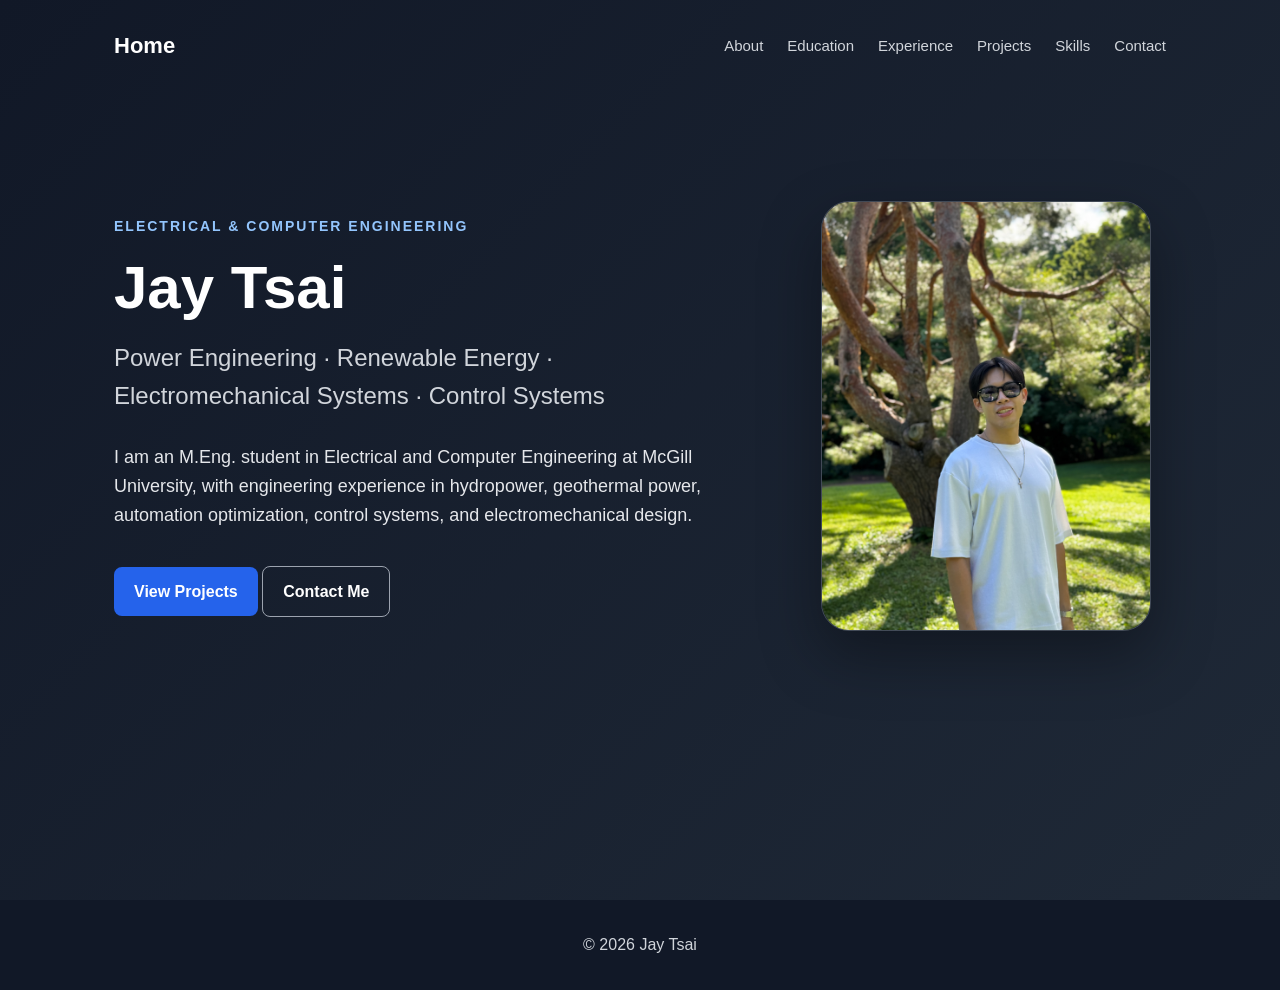
<file: index.html>
<!DOCTYPE html>
<html lang="en">
<head>
  <meta charset="UTF-8" />
  <meta name="viewport" content="width=device-width, initial-scale=1.0" />

  <title>Jay Tsai | Engineering Portfolio</title>

  <link rel="stylesheet" href="style.css" />
</head>

<body>
  <header class="hero interactive-hero">
    <div class="cursor-glow"></div>

    <nav class="navbar">
      <a href="index.html" class="logo">Home</a>

      <div class="nav-links">
        <a href="about.html">About</a>
        <a href="education.html">Education</a>
        <a href="experience.html">Experience</a>
        <a href="projects.html">Projects</a>
        <a href="skills.html">Skills</a>
        <a href="contact.html">Contact</a>
      </div>
    </nav>

    <div class="hero-content hero-layout">
      <div class="hero-text">
        <p class="tag">Electrical & Computer Engineering</p>

        <h1>Jay Tsai</h1>

        <h2>Power Engineering · Renewable Energy · Electromechanical Systems · Control Systems</h2>

        <p class="intro">
          I am an M.Eng. student in Electrical and Computer Engineering at McGill University, with engineering experience in
          hydropower, geothermal power, automation optimization, control systems, and electromechanical design.
        </p>

        <div class="buttons">
          <a href="projects.html" class="btn primary">View Projects</a>
          <a href="contact.html" class="btn secondary">Contact Me</a>
        </div>
      </div>

      <div class="hero-photo-wrap">
        <img src="assets/images/Selfie/homepage-photo.jpg" alt="Portrait of Jay Tsai" class="hero-photo" />
      </div>
    </div>
  </header>

  <footer>
    <p>© 2026 Jay Tsai</p>
  </footer>
  <script src="script.js"></script>
</body>
</html>
</file>
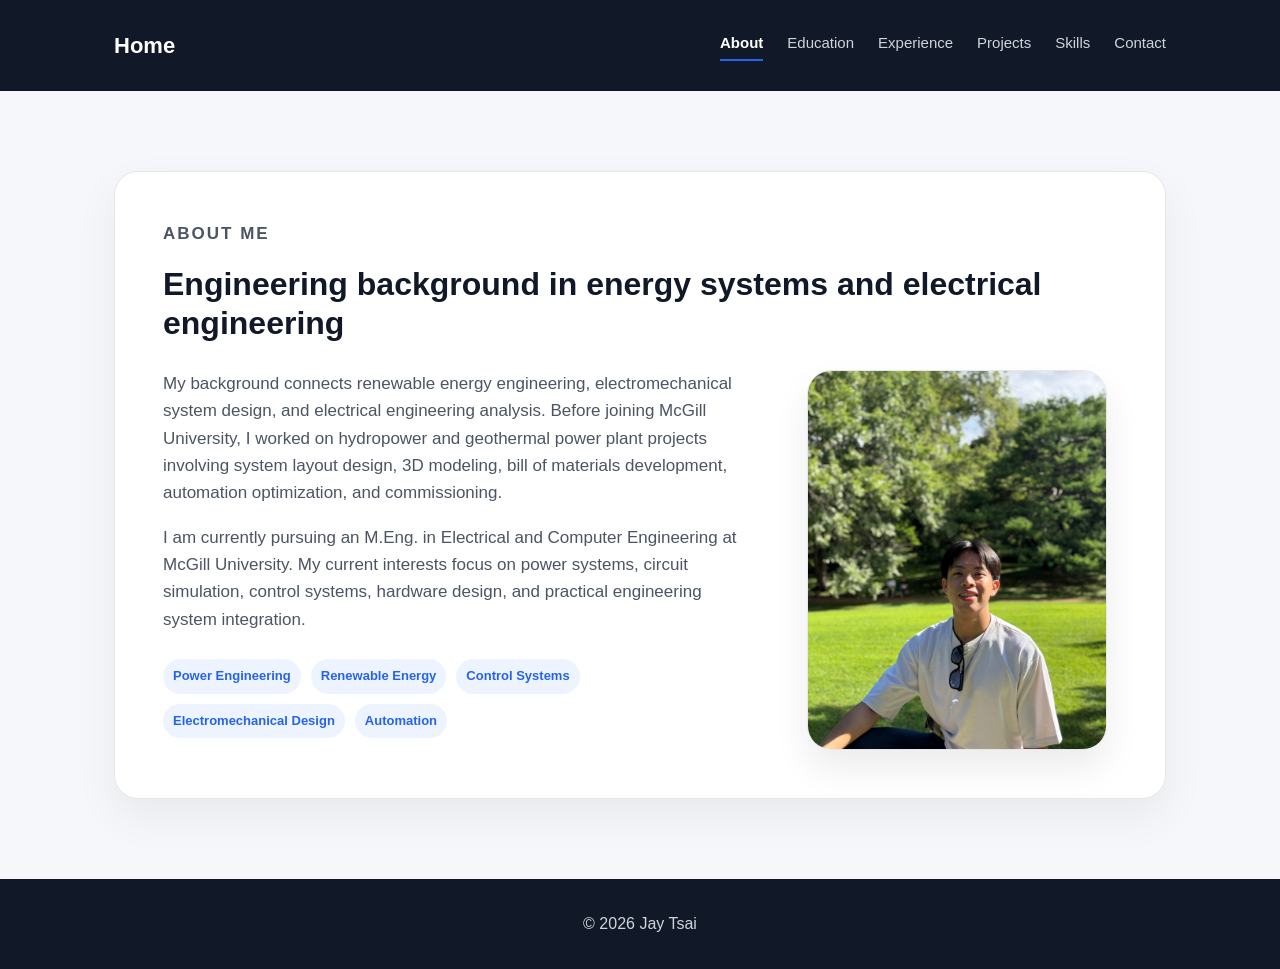
<file: about.html>
<!DOCTYPE html>
<html lang="en">
<head>
  <meta charset="UTF-8" />
  <meta name="viewport" content="width=device-width, initial-scale=1.0" />

  <title>About | Cheng-Yan Jay Tsai</title>

  <link rel="stylesheet" href="style.css" />
</head>

<body>
  <header class="page-header">
    <nav class="navbar">
      <a href="index.html" class="logo">Home</a>
      <div class="nav-links">
        <a href="about.html" class="active">About</a>
        <a href="education.html">Education</a>
        <a href="experience.html">Experience</a>
        <a href="projects.html">Projects</a>
        <a href="skills.html">Skills</a>
        <a href="contact.html">Contact</a>
      </div>
    </nav>
  </header>

  <main>
    <section class="section">
      <div class="about-card">
        <div class="about-heading">
          <p class="tag about-tag">About Me</p>

          <h1 class="page-title">
            Engineering background in energy systems and electrical engineering
          </h1>
        </div>

        <div class="about-body">
          <div class="about-text">
            <p>
              My background connects renewable energy engineering, electromechanical
              system design, and electrical engineering analysis. Before joining McGill
              University, I worked on hydropower and geothermal power plant projects
              involving system layout design, 3D modeling, bill of materials development,
              automation optimization, and commissioning.
            </p>

            <p>
              I am currently pursuing an M.Eng. in Electrical and Computer Engineering at
              McGill University. My current interests focus on power systems, circuit
              simulation, control systems, hardware design, and practical engineering
              system integration.
            </p>

            <div class="about-tags">
              <span>Power Engineering</span>
              <span>Renewable Energy</span>
              <span>Control Systems</span>
              <span>Electromechanical Design</span>
              <span>Automation</span>
            </div>
          </div>

          <div class="about-photo-wrap">
            <img
              src="assets/images/Selfie/aboutpage-photo.jpg"
              alt="Portrait of Jay Tsai"
              class="about-photo"
            />
          </div>
        </div>
      </div>
    </section>
  </main>

  <footer>
    <p>© 2026 Jay Tsai</p>
  </footer>
</body>
</html>
</file>
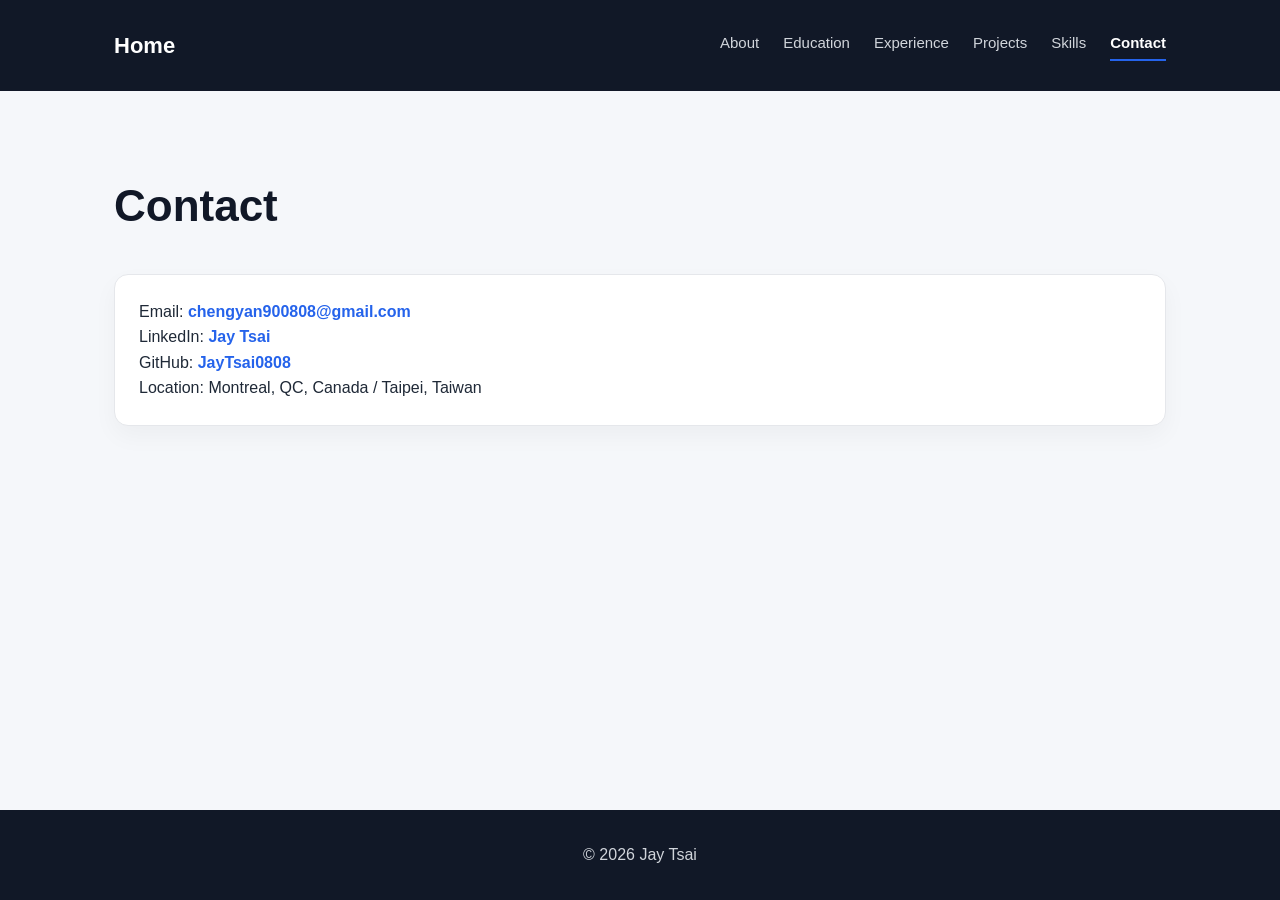
<file: contact.html>
<!DOCTYPE html>
<html lang="en">
<head>
  <meta charset="UTF-8" />
  <meta name="viewport" content="width=device-width, initial-scale=1.0" />

  <title>Contact | Cheng-Yan Jay Tsai</title>

  <link rel="stylesheet" href="style.css" />
</head>

<body>
  <header class="page-header">
    <nav class="navbar">
      <a href="index.html" class="logo">Home</a>

      <div class="nav-links">
        <a href="about.html">About</a>
        <a href="education.html">Education</a>
        <a href="experience.html">Experience</a>
        <a href="projects.html">Projects</a>
        <a href="skills.html">Skills</a>
        <a href="contact.html" class="active">Contact</a>
      </div>
    </nav>
  </header>

  <main>
    <section class="section contact">
      <h1 class="page-title">Contact</h1>

      <div class="card">
        <p>Email: <a href="mailto:chengyan900808@gmail.com">chengyan900808@gmail.com</a></p>
        <p>LinkedIn: <a href="https://www.linkedin.com/in/jaytsai20010808" target="_blank" rel="noopener noreferrer">Jay Tsai</a></p>
        <p>GitHub: <a href="https://github.com/JayTsai0808" target="_blank" rel="noopener noreferrer">JayTsai0808</a></p>
        <p>Location: Montreal, QC, Canada / Taipei, Taiwan</p>
      </div>
    </section>
  </main>

  <footer>
    <p>© 2026 Jay Tsai</p>
  </footer>
</body>
</html>
</file>
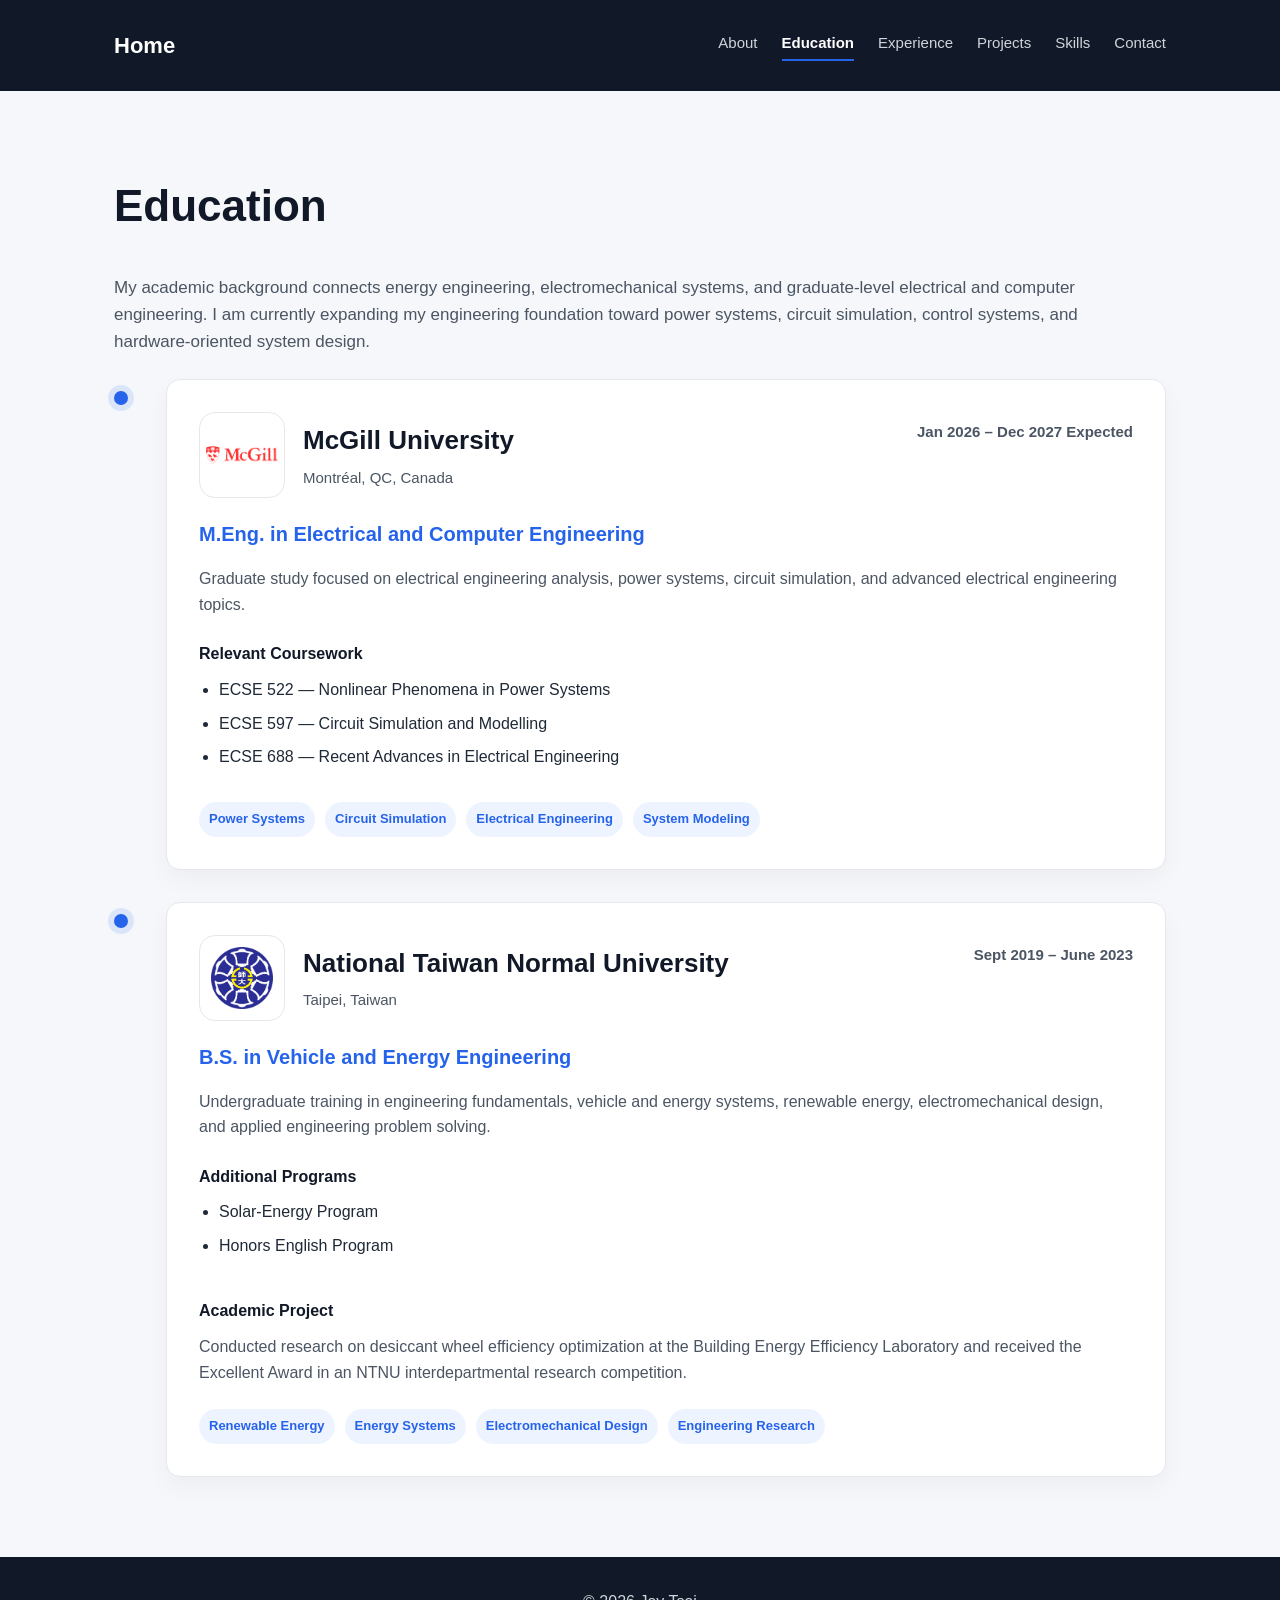
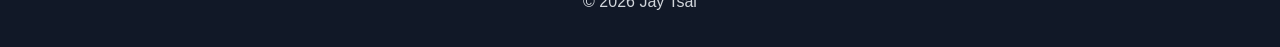
<file: education.html>
<!DOCTYPE html>
<html lang="en">
<head>
  <meta charset="UTF-8" />
  <meta name="viewport" content="width=device-width, initial-scale=1.0" />

  <title>Education | Jay Tsai</title>

  <link rel="stylesheet" href="style.css" />
</head>

<body>
  <header class="page-header">
    <nav class="navbar">
      <a href="index.html" class="logo">Home</a>

      <div class="nav-links">
        <a href="about.html">About</a>
        <a href="education.html" class="active">Education</a>
        <a href="experience.html">Experience</a>
        <a href="projects.html">Projects</a>
        <a href="skills.html">Skills</a>
        <a href="contact.html">Contact</a>
      </div>
    </nav>
  </header>

  <main>
    <section class="section">
      <h1 class="page-title">Education</h1>

      <p class="page-intro">
        My academic background connects energy engineering, electromechanical systems,
        and graduate-level electrical and computer engineering. I am currently expanding
        my engineering foundation toward power systems, circuit simulation, control systems,
        and hardware-oriented system design.
      </p>

      <div class="timeline">
        <div class="timeline-item">
          <div class="timeline-marker"></div>

          <div class="education-card">
            <div class="education-header">
              <a
                href="https://www.mcgill.ca/"
                target="_blank"
                rel="noopener noreferrer"
                class="education-title-group school-link"
              >
                <div class="school-logo-box">
                  <img
                    src="assets/images/McGill/Mcgill-logo.png"
                    alt="McGill University logo"
                    class="school-logo mcgill-logo"
                  />
                </div>

                <div>
                  <h2>McGill University</h2>
                  <p class="education-location">Montréal, QC, Canada</p>
                </div>
              </a>

              <p class="education-date">Jan 2026 – Dec 2027 Expected</p>
            </div>

            <h3>M.Eng. in Electrical and Computer Engineering</h3>

            <p>
              Graduate study focused on electrical engineering analysis, power systems,
              circuit simulation, and advanced electrical engineering topics.
            </p>

            <div class="education-detail-grid single-column">
              <div class="course-section">
                <h4>Relevant Coursework</h4>

                <ul class="course-list">
                  <li>ECSE 522 — Nonlinear Phenomena in Power Systems</li>
                  <li>ECSE 597 — Circuit Simulation and Modelling</li>
                  <li>ECSE 688 — Recent Advances in Electrical Engineering</li>
                </ul>
              </div>
            </div>

            <div class="tag-list">
              <span>Power Systems</span>
              <span>Circuit Simulation</span>
              <span>Electrical Engineering</span>
              <span>System Modeling</span>
            </div>
          </div>
        </div>

        <div class="timeline-item">
          <div class="timeline-marker"></div>

          <div class="education-card">
            <div class="education-header">
              <a
                href="https://en.ntnu.edu.tw/"
                target="_blank"
                rel="noopener noreferrer"
                class="education-title-group school-link"
              >
                <div class="school-logo-box">
                  <img
                    src="assets/images/NTNU/NTNU-logo.svg.png"
                    alt="National Taiwan Normal University logo"
                    class="school-logo ntnu-logo"
                  />
                </div>

                <div>
                  <h2>National Taiwan Normal University</h2>
                  <p class="education-location">Taipei, Taiwan</p>
                </div>
              </a>

              <p class="education-date">Sept 2019 – June 2023</p>
            </div>

            <h3>B.S. in Vehicle and Energy Engineering</h3>

            <p>
              Undergraduate training in engineering fundamentals, vehicle and energy systems,
              renewable energy, electromechanical design, and applied engineering problem solving.
            </p>

            <div class="education-detail-grid single-column">
              <div class="course-section">
                <h4>Additional Programs</h4>

                <ul class="course-list">
                  <li>Solar-Energy Program</li>
                  <li>Honors English Program</li>
                </ul>
              </div>

              <div class="course-section">
                <h4>Academic Project</h4>

                <p>
                  Conducted research on desiccant wheel efficiency optimization at the Building
                  Energy Efficiency Laboratory and received the Excellent Award in an NTNU
                  interdepartmental research competition.
                </p>
              </div>
            </div>

            <div class="tag-list">
              <span>Renewable Energy</span>
              <span>Energy Systems</span>
              <span>Electromechanical Design</span>
              <span>Engineering Research</span>
            </div>
          </div>
        </div>
      </div>
    </section>
  </main>

  <footer>
    <p>© 2026 Jay Tsai</p>
  </footer>
</body>
</html>
</file>
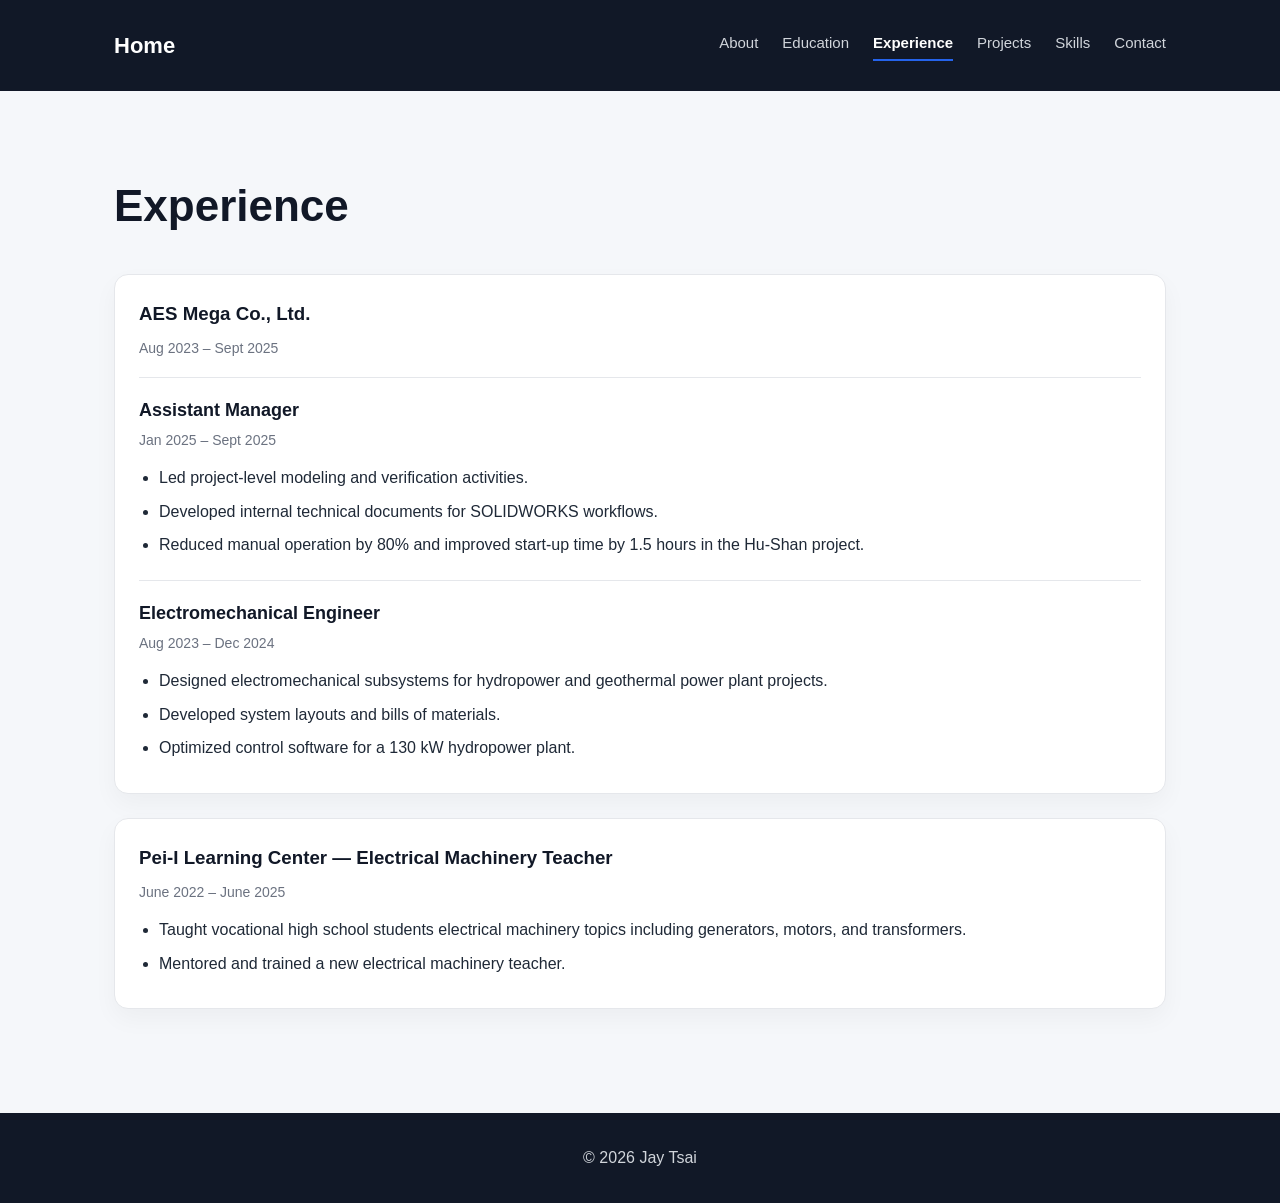
<file: experience.html>
<!DOCTYPE html>
<html lang="en">
<head>
  <meta charset="UTF-8" />
  <meta name="viewport" content="width=device-width, initial-scale=1.0" />

  <title>Experience | Jay Tsai</title>

  <link rel="stylesheet" href="style.css" />
</head>

<body>
  <header class="page-header">
    <nav class="navbar">
      <a href="index.html" class="logo">Home</a>

      <div class="nav-links">
        <a href="about.html">About</a>
        <a href="education.html">Education</a>
        <a href="experience.html" class="active">Experience</a>
        <a href="projects.html">Projects</a>
        <a href="skills.html">Skills</a>
        <a href="contact.html">Contact</a>
      </div>
    </nav>
  </header>

  <main>
    <section class="section">
      <h1 class="page-title">Experience</h1>

      <div class="card">
        <h3>AES Mega Co., Ltd.</h3>
        <p class="date">Aug 2023 – Sept 2025</p>

        <div class="role-block">
          <h4>Assistant Manager</h4>
          <p class="date">Jan 2025 – Sept 2025</p>

          <ul>
            <li>Led project-level modeling and verification activities.</li>
            <li>Developed internal technical documents for SOLIDWORKS workflows.</li>
            <li>Reduced manual operation by 80% and improved start-up time by 1.5 hours in the Hu-Shan project.</li>
          </ul>
        </div>

        <div class="role-block">
          <h4>Electromechanical Engineer</h4>
          <p class="date">Aug 2023 – Dec 2024</p>

          <ul>
            <li>Designed electromechanical subsystems for hydropower and geothermal power plant projects.</li>
            <li>Developed system layouts and bills of materials.</li>
            <li>Optimized control software for a 130 kW hydropower plant.</li>
          </ul>
        </div>
      </div>

      <div class="card">
        <h3>Pei-I Learning Center — Electrical Machinery Teacher</h3>
        <p class="date">June 2022 – June 2025</p>

        <ul>
          <li>Taught vocational high school students electrical machinery topics including generators, motors, and transformers.</li>
          <li>Mentored and trained a new electrical machinery teacher.</li>
        </ul>
      </div>
    </section>
  </main>

  <footer>
    <p>© 2026 Jay Tsai</p>
  </footer>
</body>
</html>
</file>
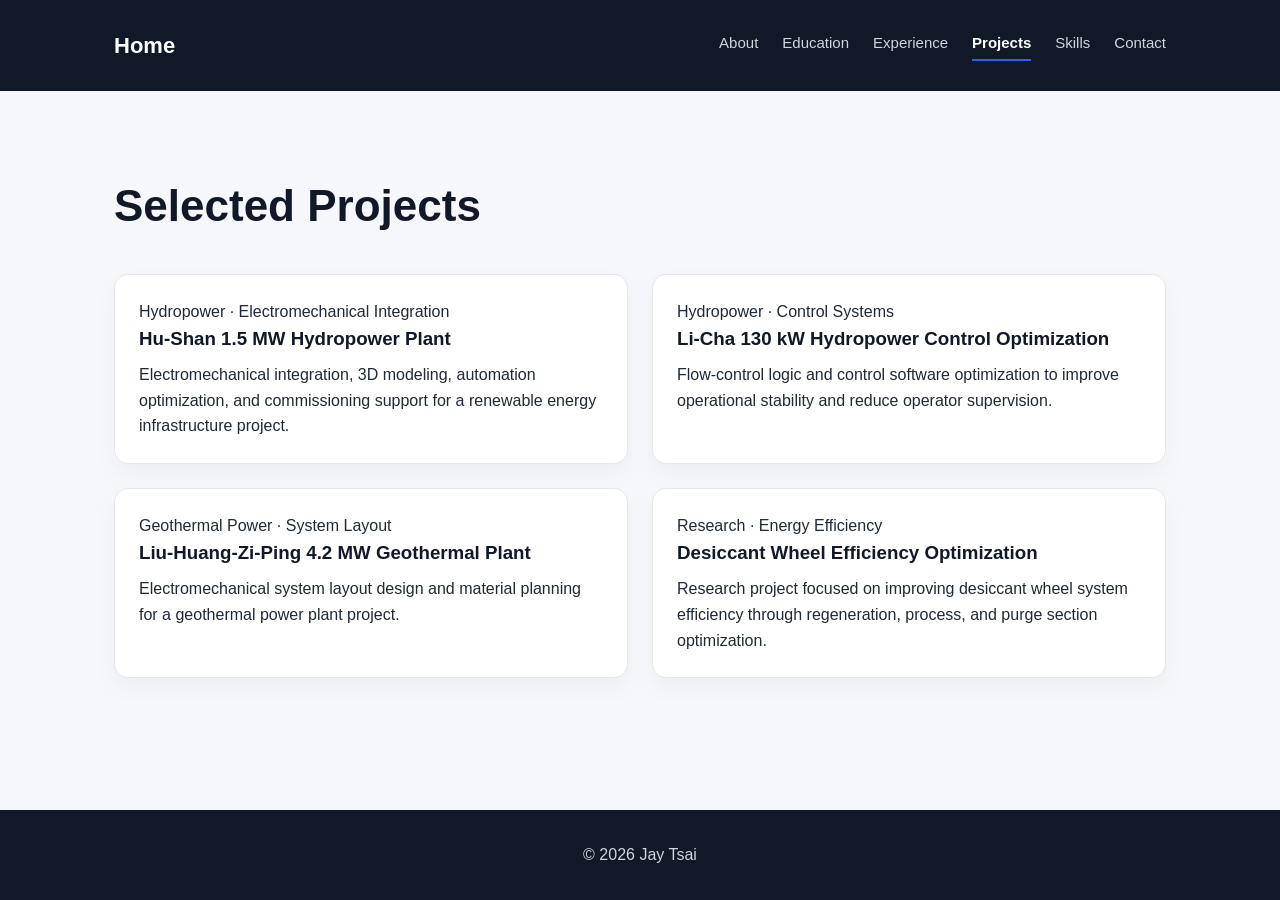
<file: projects.html>
<!DOCTYPE html>
<html lang="en">
<head>
  <meta charset="UTF-8" />
  <meta name="viewport" content="width=device-width, initial-scale=1.0" />

  <title>Projects | Cheng-Yan Jay Tsai</title>

  <link rel="stylesheet" href="style.css" />
</head>

<body>
  <header class="page-header">
    <nav class="navbar">
      <a href="index.html" class="logo">Home</a>

      <div class="nav-links">
        <a href="about.html">About</a>
        <a href="education.html">Education</a>
        <a href="experience.html">Experience</a>
        <a href="projects.html" class="active">Projects</a>
        <a href="skills.html">Skills</a>
        <a href="contact.html">Contact</a>
      </div>
    </nav>
  </header>

  <main>
    <section class="section">
      <h1 class="page-title">Selected Projects</h1>

      <div class="project-grid">
        <article class="project-card">
          <div class="project-body">
            <p class="project-type">Hydropower · Electromechanical Integration</p>
            <h3>Hu-Shan 1.5 MW Hydropower Plant</h3>
            <p>
              Electromechanical integration, 3D modeling, automation optimization,
              and commissioning support for a renewable energy infrastructure project.
            </p>
          </div>
        </article>

        <article class="project-card">
          <div class="project-body">
            <p class="project-type">Hydropower · Control Systems</p>
            <h3>Li-Cha 130 kW Hydropower Control Optimization</h3>
            <p>
              Flow-control logic and control software optimization to improve operational stability
              and reduce operator supervision.
            </p>
          </div>
        </article>

        <article class="project-card">
          <div class="project-body">
            <p class="project-type">Geothermal Power · System Layout</p>
            <h3>Liu-Huang-Zi-Ping 4.2 MW Geothermal Plant</h3>
            <p>
              Electromechanical system layout design and material planning for a geothermal power plant project.
            </p>
          </div>
        </article>

        <article class="project-card">
          <div class="project-body">
            <p class="project-type">Research · Energy Efficiency</p>
            <h3>Desiccant Wheel Efficiency Optimization</h3>
            <p>
              Research project focused on improving desiccant wheel system efficiency through
              regeneration, process, and purge section optimization.
            </p>
          </div>
        </article>
      </div>
    </section>
  </main>

  <footer>
    <p>© 2026 Jay Tsai</p>
  </footer>
</body>
</html>
</file>
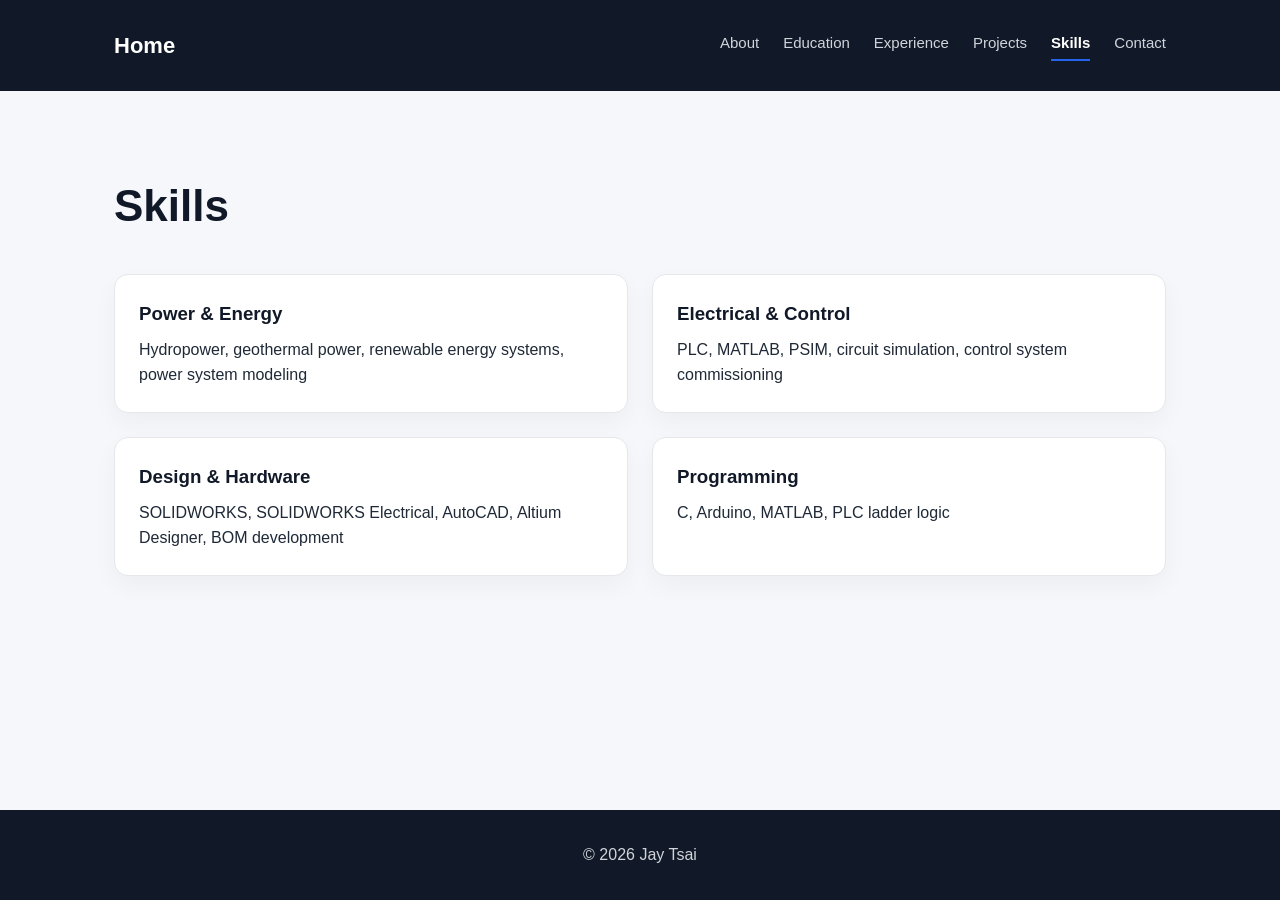
<file: skills.html>
<!DOCTYPE html>
<html lang="en">
<head>
  <meta charset="UTF-8" />
  <meta name="viewport" content="width=device-width, initial-scale=1.0" />

  <title>Skills | Cheng-Yan Jay Tsai</title>

  <link rel="stylesheet" href="style.css" />
</head>

<body>
  <header class="page-header">
    <nav class="navbar">
      <a href="index.html" class="logo">Home</a>

      <div class="nav-links">
        <a href="about.html">About</a>
        <a href="education.html">Education</a>
        <a href="experience.html">Experience</a>
        <a href="projects.html">Projects</a>
        <a href="skills.html" class="active">Skills</a>
        <a href="contact.html">Contact</a>
      </div>
    </nav>
  </header>

  <main>
    <section class="section">
      <h1 class="page-title">Skills</h1>

      <div class="skills-grid">
        <div class="skill-box">
          <h3>Power & Energy</h3>
          <p>Hydropower, geothermal power, renewable energy systems, power system modeling</p>
        </div>

        <div class="skill-box">
          <h3>Electrical & Control</h3>
          <p>PLC, MATLAB, PSIM, circuit simulation, control system commissioning</p>
        </div>

        <div class="skill-box">
          <h3>Design & Hardware</h3>
          <p>SOLIDWORKS, SOLIDWORKS Electrical, AutoCAD, Altium Designer, BOM development</p>
        </div>

        <div class="skill-box">
          <h3>Programming</h3>
          <p>C, Arduino, MATLAB, PLC ladder logic</p>
        </div>
      </div>
    </section>
  </main>

  <footer>
    <p>© 2026 Jay Tsai</p>
  </footer>
</body>
</html>
</file>
<file: style.css>
* {
  box-sizing: border-box;
  margin: 0;
  padding: 0;
}

html {
  scroll-behavior: smooth;
}

body {
  font-family: Arial, Helvetica, sans-serif;
  background: #f5f7fa;
  color: #1f2937;
  line-height: 1.6;
  min-height: 100vh;
  display: flex;
  flex-direction: column;
}

main {
  flex: 1;
}

a {
  color: inherit;
  text-decoration: none;
}

/* =========================
   Hero / Homepage
========================= */

.hero {
  min-height: 100vh;
  background: linear-gradient(135deg, #111827, #1f2937);
  color: white;
}

.interactive-hero {
  position: relative;
  overflow: hidden;
}

.cursor-glow {
  position: absolute;
  width: 315px;
  height: 315px;
  border-radius: 50%;
  background: radial-gradient(
    circle,
    rgba(59, 130, 246, 0.34),
    rgba(37, 99, 235, 0.13),
    transparent 70%
  );
  pointer-events: none;
  transform: translate(-50%, -50%);
  left: var(--mouse-x, 50%);
  top: var(--mouse-y, 50%);
  opacity: 0;
  transition: opacity 0.25s ease;
}

.interactive-hero:hover .cursor-glow {
  opacity: 1;
}

.hero-content,
.navbar {
  position: relative;
  z-index: 2;
}

.hero-content {
  max-width: 1100px;
  margin: 0 auto;
  padding: 110px 24px;
}

.hero-layout {
  display: grid;
  grid-template-columns: minmax(0, 1.5fr) 360px;
  gap: 56px;
  align-items: center;
}

.hero-text {
  min-width: 0;
}

.tag {
  text-transform: uppercase;
  letter-spacing: 2px;
  color: #93c5fd;
  font-size: 14px;
  font-weight: 700;
  margin-bottom: 18px;
}

.hero h1 {
  max-width: 850px;
  font-size: 60px;
  line-height: 1.05;
  margin-bottom: 20px;
}

.hero h2 {
  max-width: 1200px;
  font-size: 24px;
  font-weight: 400;
  color: #d1d5db;
  margin-bottom: 28px;
}

.intro {
  max-width: 980px;
  font-size: 18px;
  color: #e5e7eb;
  margin-bottom: 36px;
}

.hero-photo-wrap {
  display: flex;
  justify-content: center;
  align-items: center;
}

.hero-photo {
  width: 330px;
  height: 430px;
  object-fit: cover;
  object-position: center;
  border-radius: 28px;
  border: 1px solid rgba(209, 213, 219, 0.22);
  box-shadow: 0 24px 60px rgba(0, 0, 0, 0.35);
}

/* =========================
   Navigation
========================= */

.page-header {
  background: #111827;
  color: white;
}

.navbar {
  max-width: 1100px;
  margin: 0 auto;
  padding: 28px 24px;
  display: flex;
  justify-content: space-between;
  align-items: center;
}

.logo {
  font-weight: 700;
  font-size: 22px;
}

.nav-links {
  display: flex;
  gap: 24px;
}

.nav-links a {
  color: #d1d5db;
  font-size: 15px;
}

.nav-links a:hover {
  color: white;
}

.nav-links a.active {
  color: #ffffff;
  font-weight: 700;
  border-bottom: 2px solid #2563eb;
  padding-bottom: 4px;
}

/* =========================
   General Sections
========================= */

.section {
  max-width: 1100px;
  margin: 0 auto;
  padding: 80px 24px;
}

.page-title {
  font-size: 44px;
  margin-bottom: 32px;
  color: #111827;
}

.section h2 {
  font-size: 36px;
  margin-bottom: 24px;
  color: #111827;
}

.section > p {
  font-size: 17px;
  color: #4b5563;
  margin-bottom: 24px;
}

.section > p + p {
  margin-top: 18px;
}

.page-intro {
  max-width: 1000px;
  margin-bottom: 40px;
  font-size: 18px;
  color: #4b5563;
}

/* =========================
   Cards / Grids
========================= */

.card,
.project-card,
.skill-box {
  background: white;
  border: 1px solid #e5e7eb;
  border-radius: 14px;
  padding: 24px;
  box-shadow: 0 10px 25px rgba(0, 0, 0, 0.04);
}

.card {
  margin-bottom: 24px;
}

.card h3,
.project-card h3,
.skill-box h3 {
  color: #111827;
  margin-bottom: 8px;
}

.date {
  color: #6b7280;
  font-size: 14px;
  margin-bottom: 14px;
}

.role-block {
  margin-top: 22px;
  padding-top: 18px;
  border-top: 1px solid #e5e7eb;
}

.role-block:first-of-type {
  margin-top: 18px;
}

.role-block h4 {
  font-size: 18px;
  color: #111827;
  margin-bottom: 4px;
}

ul {
  padding-left: 20px;
}

li {
  margin-bottom: 8px;
}

.project-grid,
.skills-grid {
  display: grid;
  grid-template-columns: repeat(2, 1fr);
  gap: 24px;
}

/* =========================
   About Page
========================= */

.about-card {
  background: white;
  border: 1px solid #e5e7eb;
  border-radius: 24px;
  padding: 48px;
  box-shadow: 0 18px 45px rgba(0, 0, 0, 0.06);
}

.about-heading {
  margin-bottom: 28px;
}

.about-tag {
  margin-bottom: 12px;
}

.about-card .page-title {
  font-size: 32px;
  line-height: 1.2;
  margin-bottom: 0;
  max-width: 900px;
  white-space: normal;
}

.about-body {
  display: grid;
  grid-template-columns: minmax(0, 1fr) 320px;
  gap: 56px;
  align-items: start;
}

.about-text {
  min-width: 0;
}

.about-card p {
  font-size: 17px;
  color: #4b5563;
  margin-bottom: 18px;
}

.about-tags {
  display: flex;
  flex-wrap: wrap;
  gap: 10px;
  margin-top: 26px;
}

.about-tags span {
  background: #eef4ff;
  color: #2563eb;
  font-size: 13px;
  font-weight: 700;
  padding: 7px 10px;
  border-radius: 999px;
}

.about-photo-wrap {
  display: flex;
  justify-content: center;
  align-items: flex-start;
}

.about-photo {
  width: 300px;
  height: 380px;
  object-fit: cover;
  object-position: center;
  border-radius: 24px;
  border: 1px solid #e5e7eb;
  box-shadow: 0 18px 35px rgba(0, 0, 0, 0.08);
}

/* =========================
   Education Page
========================= */

.timeline {
  position: relative;
  display: flex;
  flex-direction: column;
  gap: 32px;
}

.timeline-item {
  position: relative;
  display: grid;
  grid-template-columns: 32px 1fr;
  gap: 20px;
}

.timeline-marker {
  width: 14px;
  height: 14px;
  background: #2563eb;
  border-radius: 50%;
  margin-top: 12px;
  box-shadow: 0 0 0 6px rgba(37, 99, 235, 0.12);
}

.education-card {
  background: white;
  border: 1px solid #e5e7eb;
  border-radius: 14px;
  padding: 32px;
  box-shadow: 0 10px 25px rgba(0, 0, 0, 0.04);
}

.education-header {
  display: flex;
  justify-content: space-between;
  align-items: flex-start;
  gap: 24px;
  margin-bottom: 20px;
}

.education-title-group {
  display: flex;
  align-items: center;
  gap: 18px;
  min-width: 0;
}

.school-link {
  color: inherit;
  text-decoration: none;
  transition: transform 0.2s ease;
}

.school-link:hover {
  transform: translateY(-2px);
}

.school-link:hover h2 {
  color: #2563eb;
}

.school-logo-box {
  width: 86px;
  height: 86px;
  border: 1px solid #e5e7eb;
  border-radius: 16px;
  display: flex;
  align-items: center;
  justify-content: center;
  background: white;
  flex-shrink: 0;
}

.school-logo {
  max-width: 68px;
  max-height: 68px;
  object-fit: contain;
  display: block;
}

.mcgill-logo {
  max-width: 72px;
  max-height: 50px;
}

.ntnu-logo {
  max-width: 62px;
  max-height: 62px;
}

.education-card h2 {
  font-size: 26px;
  color: #111827;
  margin-bottom: 4px;
}

.education-card h3 {
  font-size: 20px;
  color: #2563eb;
  margin-bottom: 16px;
}

.education-card p {
  color: #4b5563;
}

.education-location {
  color: #6b7280;
  font-size: 15px;
}

.education-date {
  white-space: nowrap;
  color: #6b7280;
  font-size: 15px;
  font-weight: 700;
  margin-top: 8px;
}

.education-detail-grid {
  display: grid;
  grid-template-columns: 1fr 1fr;
  gap: 32px;
  margin-top: 24px;
}

.education-detail-grid.single-column {
  grid-template-columns: 1fr;
}

.course-section {
  margin-top: 0;
}

.course-section h4 {
  font-size: 16px;
  color: #111827;
  margin-bottom: 10px;
}

.course-list {
  padding-left: 20px;
}

.course-list li {
  margin-bottom: 8px;
}

.tag-list {
  display: flex;
  flex-wrap: wrap;
  gap: 10px;
  margin-top: 24px;
}

.tag-list span {
  background: #eef4ff;
  color: #2563eb;
  font-size: 13px;
  font-weight: 700;
  padding: 7px 10px;
  border-radius: 999px;
}

/* =========================
   Contact
========================= */

.contact a {
  color: #2563eb;
  font-weight: 700;
}

/* =========================
   Footer
========================= */

footer {
  background: #111827;
  color: #d1d5db;
  text-align: center;
  padding: 32px 24px;
}

/* =========================
   Interaction
========================= */

.card,
.project-card,
.skill-box,
.education-card {
  transition: transform 0.25s ease, box-shadow 0.25s ease, border-color 0.25s ease;
}

.card:hover,
.project-card:hover,
.skill-box:hover,
.education-card:hover {
  transform: translateY(-6px);
  border-color: rgba(37, 99, 235, 0.35);
  box-shadow: 0 18px 35px rgba(0, 0, 0, 0.08);
}

.btn {
  display: inline-block;
  padding: 12px 20px;
  border-radius: 8px;
  font-weight: 700;
  transition: transform 0.2s ease, box-shadow 0.2s ease, background 0.2s ease;
}

.btn.primary {
  background: #2563eb;
  color: white;
}

.btn.secondary {
  border: 1px solid #9ca3af;
  color: white;
}

.btn:hover {
  transform: translateY(-3px);
  box-shadow: 0 12px 24px #2563eb38;
}

/* =========================
   Responsive Design
========================= */

@media (max-width: 768px) {
  .navbar {
    flex-direction: column;
    align-items: flex-start;
    gap: 18px;
  }

  .nav-links {
    flex-wrap: wrap;
    gap: 12px;
  }

  .hero-content {
    padding: 80px 24px;
  }

  .hero-layout,
  .about-body {
    grid-template-columns: 1fr;
  }

  .hero h1 {
    font-size: 42px;
  }

  .hero h2 {
    font-size: 20px;
  }

  .hero-photo {
    width: 260px;
    height: 340px;
  }

  .about-card {
    padding: 28px;
  }

  .about-card .page-title {
    font-size: 28px;
    white-space: normal;
  }

  .about-photo {
    width: 260px;
    height: 330px;
  }

  .hero-photo-wrap,
  .about-photo-wrap {
    justify-content: flex-start;
  }

  .project-grid,
  .skills-grid {
    grid-template-columns: 1fr;
  }

  .timeline-item {
    grid-template-columns: 20px 1fr;
  }

  .education-header {
    flex-direction: column;
    gap: 16px;
  }

  .education-title-group {
    align-items: center;
  }

  .school-logo-box {
    width: 72px;
    height: 72px;
  }

  .school-logo {
    max-width: 56px;
    max-height: 56px;
  }

  .education-date {
    white-space: normal;
    margin-top: 0;
  }

  .education-detail-grid {
    grid-template-columns: 1fr;
    gap: 20px;
  }
}

/* =========================
   Reduced Motion
========================= */

@media (prefers-reduced-motion: reduce) {
  .cursor-glow,
  .card,
  .project-card,
  .skill-box,
  .education-card,
  .btn {
    transition: none;
  }

  .card:hover,
  .project-card:hover,
  .skill-box:hover,
  .education-card:hover,
  .btn:hover {
    transform: none;
  }
}
</file>
